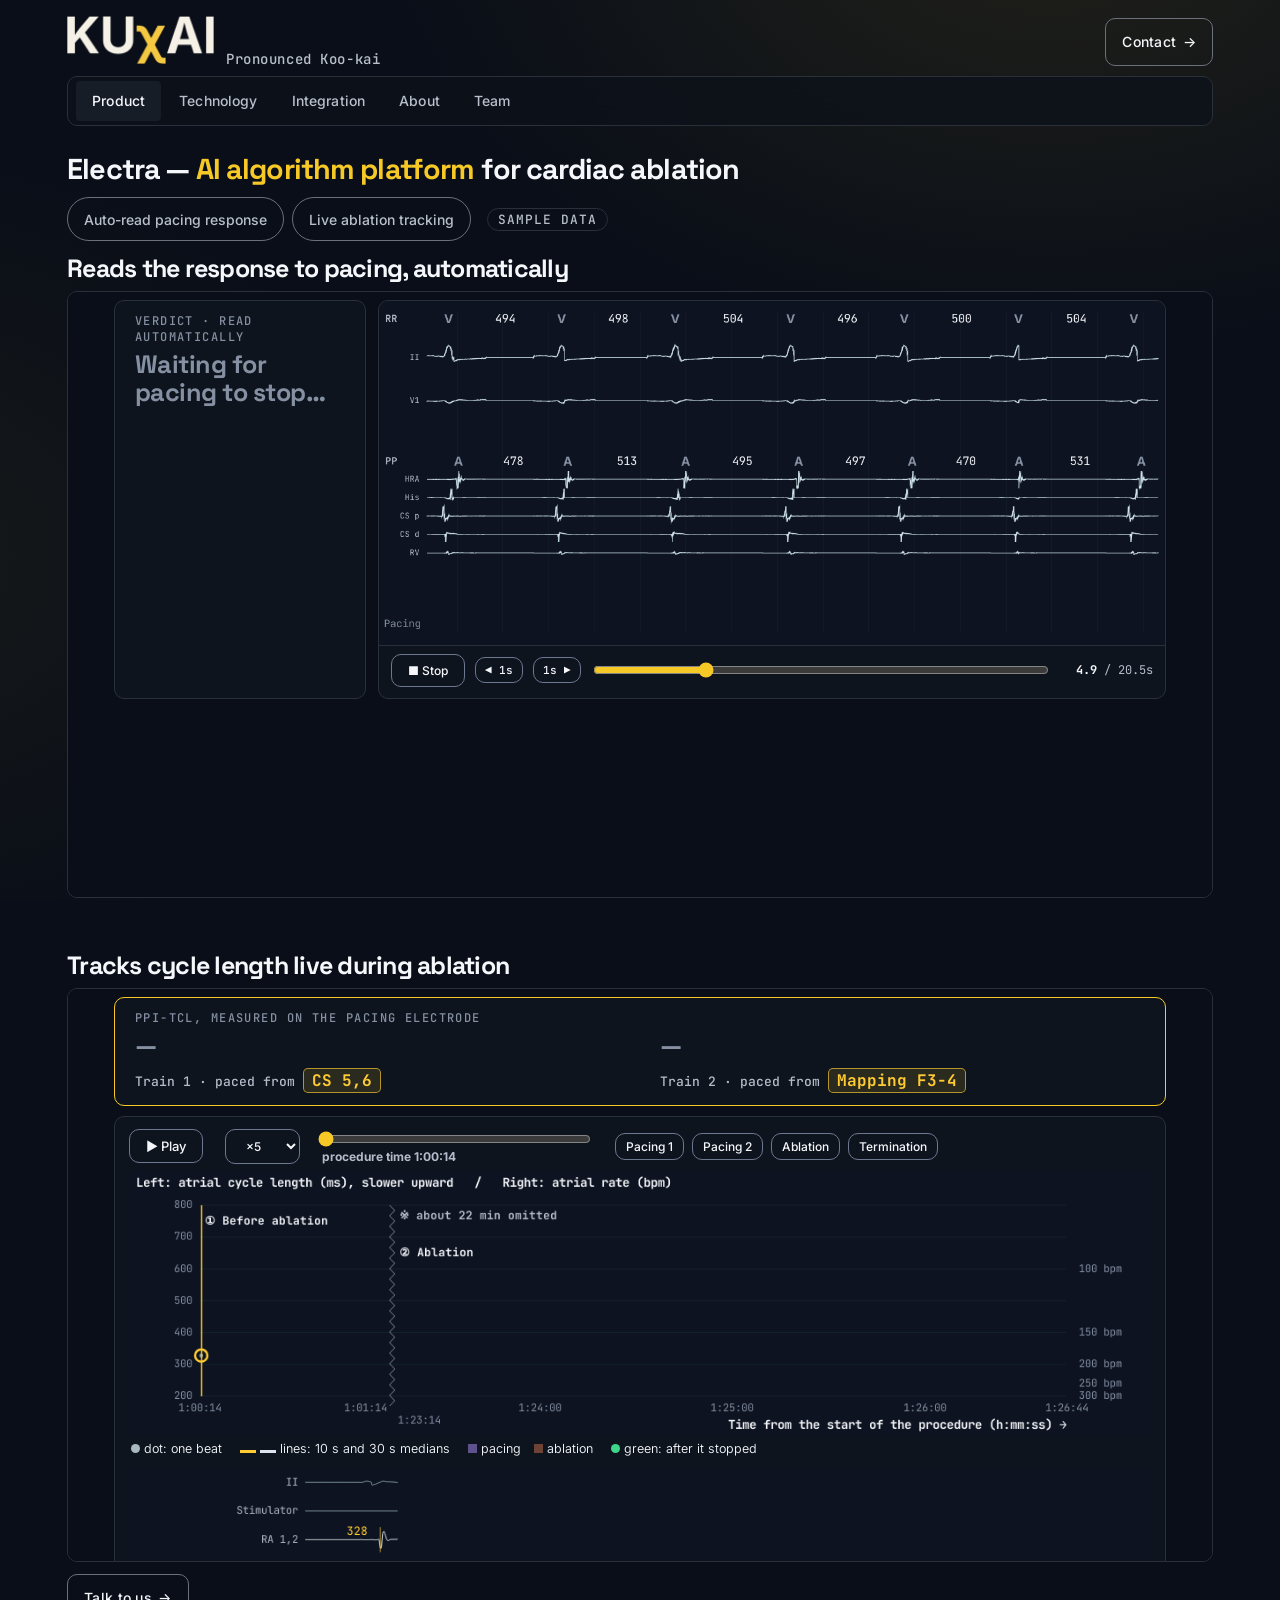
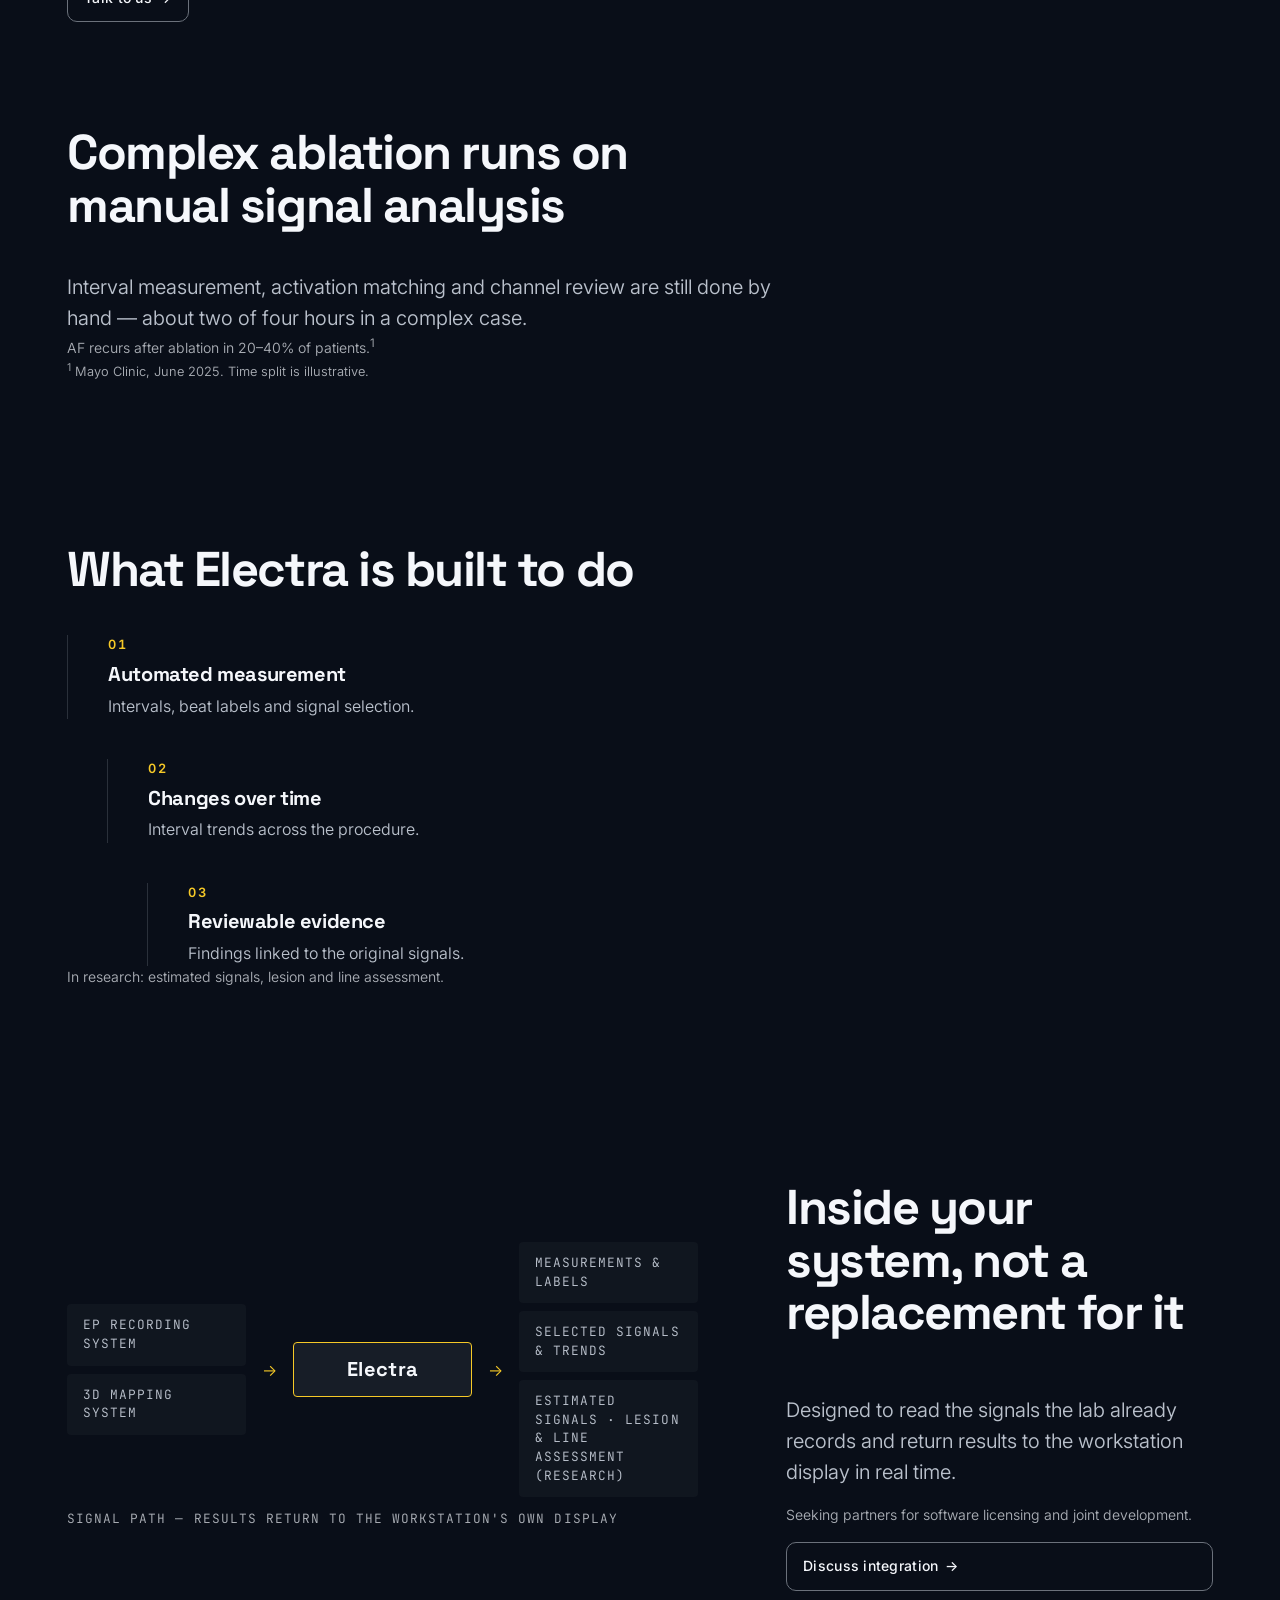
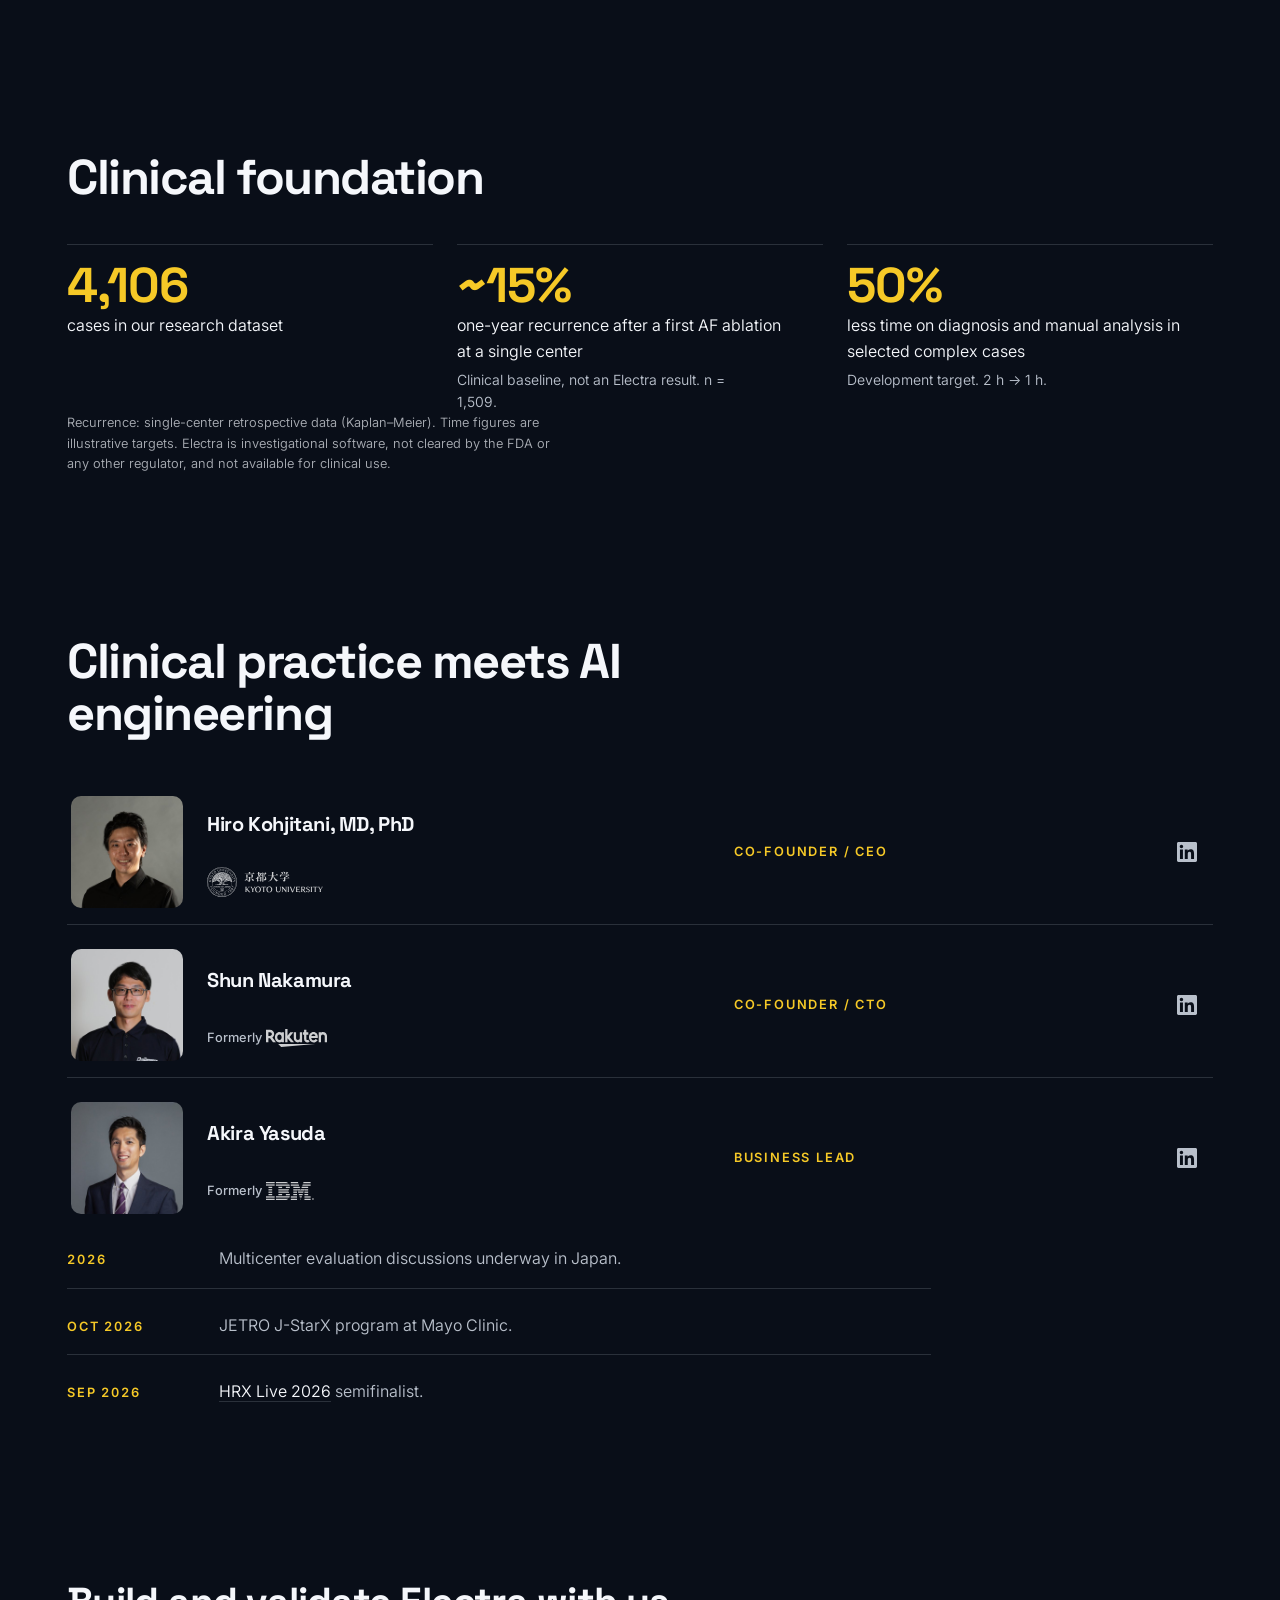
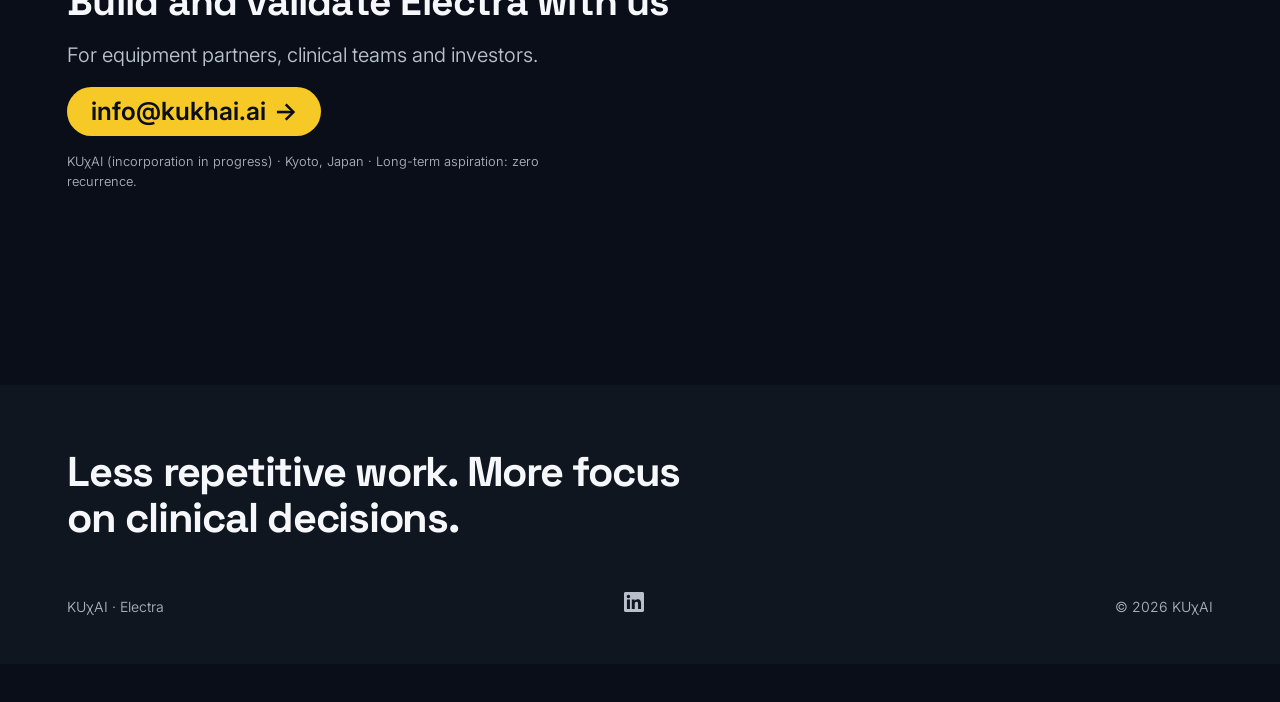
<file: index.html>
<!doctype html>
<!-- purpose: exempt — 公開 Web サイト本体（資料ではない）。目的と読み手は s2i_ecg_fm docs/strategy/2026-10-27-website-update-plan.md -->
<html lang="en">
<head>
<meta charset="utf-8">
<meta name="viewport" content="width=device-width, initial-scale=1">
<title>KUχAI — Electra, AI algorithm platform for cardiac ablation</title>
<meta name="description" content="Electra is an AI algorithm platform for cardiac ablation, designed to run inside the EP workstation: automated measurement, labeling and signal selection, with findings linked to the original signals.">
<link rel="icon" href="assets/favicon.ico" sizes="any">
<link rel="icon" type="image/png" sizes="32x32" href="assets/favicon-32.png">
<link rel="icon" type="image/png" sizes="192x192" href="assets/favicon-192.png">
<link rel="apple-touch-icon" sizes="180x180" href="assets/apple-touch-icon.png">
<meta name="theme-color" content="#090E18">
<link rel="preconnect" href="https://fonts.googleapis.com">
<link rel="preconnect" href="https://fonts.gstatic.com" crossorigin>
<link href="https://fonts.googleapis.com/css2?family=Space+Grotesk:wght@500;700&family=Inter:wght@350;400;500;600&family=JetBrains+Mono:wght@400;500&display=swap" rel="stylesheet">
<link rel="stylesheet" href="site.css">
<style>
  .demo-tabs { display: flex; gap: var(--space-xs); flex-wrap: wrap; }
  .demo-tab { font: 500 var(--text-sm) var(--font-body); color: var(--color-muted); background: transparent; cursor: pointer;
    border: var(--rule-hair) solid var(--color-edge); border-radius: var(--radius-pill); padding: var(--space-xs) var(--space-md); min-height: 44px; }
  .demo-tab[aria-selected="true"] { color: var(--color-paper); background: var(--color-accent); border-color: var(--color-accent); }
  .stats { display: grid; gap: var(--space-lg); grid-template-columns: repeat(auto-fit, minmax(14rem, 1fr)); }
  .stat { display: grid; gap: var(--space-2xs); align-content: start; border-block-start: var(--rule-hair) solid var(--color-rule); padding-block-start: var(--space-md); }
  .stat__num { font: 700 var(--text-3xl)/1 var(--font-display); color: var(--color-accent); letter-spacing: -.02em; }
  .stat__label { color: var(--color-ink); max-width: 34ch; }
  .stat__sub { color: var(--color-muted); font-size: var(--text-sm); max-width: 34ch; }
  .fine { color: var(--color-neutral); font-size: var(--text-xs); max-width: var(--measure); line-height: 1.6; }
  .cta-simple { display: grid; gap: var(--space-md); justify-items: start; max-width: 46rem; }
  .cta-simple h2 { font: 700 var(--text-2xl)/1.1 var(--font-display); letter-spacing: -.02em; margin: 0; color: var(--color-ink); }
  .cta-mail { font: 600 var(--text-lg)/1 var(--font-body); color: var(--color-paper); background: var(--color-accent); border-radius: var(--radius-pill);
    padding: var(--space-sm) var(--space-lg); min-height: 44px; display: inline-flex; align-items: center; gap: var(--space-xs); text-decoration: none; }
  .cta-mail:hover, .cta-mail:focus-visible { background: var(--color-focus); }
  .cta-mail:focus-visible { outline: 2px solid var(--color-ink); outline-offset: 3px; }
  .wordmark-wrap { display: flex; align-items: baseline; gap: var(--space-sm); flex-wrap: wrap; }
  .pronounce { font: 500 var(--text-sm) var(--font-outlier); color: var(--color-muted); letter-spacing: .04em; white-space: nowrap; }
  .partners { list-style: none; margin: 0; padding: 0; display: grid; gap: var(--space-sm); grid-template-columns: repeat(auto-fit, minmax(13rem, 1fr)); }
  .partners li { border: var(--rule-hair) solid var(--color-rule); border-radius: var(--radius-md); padding: var(--space-md); color: var(--color-ink); }
  .partners small { display: block; color: var(--color-muted); margin-top: var(--space-2xs); }
  /* デモをサイトの一番上に、ページ幅いっぱいで（中村さん 2026-10-28） */
  .demo-hero { display: grid; gap: var(--space-md); padding-block: var(--space-xl) var(--space-2xl); }
  .demo-hero__title { font: 700 clamp(1.9rem, 3vw + 1rem, 3.2rem)/1.08 var(--font-display); letter-spacing: -.03em; margin: 0; max-width: 24ch; color: var(--color-ink); }
  .demo-hero__title .accent { color: var(--color-accent); }
  .demo-frame { border: var(--rule-hair) solid var(--color-rule); border-radius: var(--radius-md); overflow: hidden; background: var(--color-paper); }
  .demo-frame iframe { display: block; width: 100%; height: 1020px; border: 0; }
  a.demo-tab { text-decoration: none; display: inline-flex; align-items: center; }
  a.demo-tab:hover, a.demo-tab:focus-visible { color: var(--color-paper); background: var(--color-accent); border-color: var(--color-accent); }
  .demo-block { display: grid; gap: var(--space-sm); scroll-margin-top: calc(var(--nav-h, 64px) + var(--space-md)); }
  .demo-block + .demo-block { margin-top: var(--space-xl); }
  .demo-block__title { font: 700 var(--text-xl)/1.2 var(--font-display); margin: 0; color: var(--color-ink); }
  /* below the wide layout the map stacks; the two input systems sit side by side (中村 2026-10-28) */
  @media (max-width: 59.99rem) {
    .map > .map__group:first-child { grid-template-columns: minmax(0, 1fr) minmax(0, 1fr); }
  }
  /* team: where each person comes from, as a monochrome logo under the name */
  .person { grid-template-areas: "photo name link" "photo role link" "photo org link"; }
  .person__org { grid-area: org; display: flex; align-items: center; gap: var(--space-2xs); margin-top: var(--space-3xs);
    font: 500 var(--text-xs) var(--font-body); color: var(--color-muted); }
  .person__org img { height: 18px; width: auto; filter: brightness(0) invert(1); opacity: .8; }
  .person__org img[src*="kyoto"] { height: 30px; } /* emblem + two-line wordmark: needs more height to read */
  @media (min-width: 60rem) {
    .person { grid-template-areas: "photo name role link" "photo org role link"; }
  }
  /* phone: title + demo on one screen */
  @media (max-width: 600px) {
    .demo-block { gap: var(--space-xs); scroll-margin-top: calc(var(--nav-h, 56px) + var(--space-xs)); }
    .demo-block .note { display: none; }
    .demo-block__title { font-size: var(--text-lg); }
    .demo-frame iframe { height: 560px; }
  }
  /* PC: the first screen shows the title, the demo buttons and all of demo 1 (中村 2026-10-28「スクロール無しで見えるように」) */
  .demo-tabs { display: flex; flex-wrap: wrap; align-items: center; gap: var(--space-xs); }
  .demo-tabs__note { font: 500 var(--text-xs) var(--font-outlier); letter-spacing: .08em; text-transform: uppercase; color: var(--color-muted);
    border: var(--rule-hair) solid var(--color-rule); border-radius: var(--radius-pill); padding: 2px 10px; margin-inline-start: var(--space-xs); }
  @media (min-width: 601px) {
    .masthead .wordmark img { height: 3rem; }
    .demo-hero { gap: var(--space-sm); padding-block: var(--space-sm) var(--space-xl); }
    .demo-hero__title { font-size: clamp(1.5rem, 1vw + 1rem, 2.2rem); max-width: none; }
    .demo-block { gap: var(--space-xs); scroll-margin-top: calc(var(--nav-h, 56px) + var(--space-xs)); }
    .demo-block__title { font-size: var(--text-lg); }
  }
  .demo-hero__after { display: grid; gap: var(--space-md); justify-items: start; max-width: var(--measure); }
</style>
</head>
<body>

<div class="shell">

  <header class="masthead reveal" style="--i: 0">
    <div class="wordmark-wrap">
      <a class="wordmark" href="#top" aria-label="KUχAI"><img src="assets/kukhai-wordmark.png" alt="KUχAI" width="720" height="322" fetchpriority="high"></a>
      <span class="pronounce">Pronounced Koo-kai</span>
    </div>
    <div class="masthead__actions">
      <a class="chip chip--nav" href="#contact"><span>Contact</span><span class="chip__arrow" aria-hidden="true">→</span></a>
    </div>
  </header>

  <nav class="pill reveal" style="--i: 1" aria-label="Sections">
    <ul class="pill__tabs">
      <li><a class="tab" href="#top">Product</a></li>
      <li><a class="tab" href="#procedure">Technology</a></li>
      <li><a class="tab" href="#where">Integration</a></li>
      <li><a class="tab" href="#about">About</a></li>
      <li><a class="tab" href="#team">Team</a></li>
    </ul>
  </nav>

  <main id="top">

    <section class="demo-hero reveal" style="--i: 1">
      <h1 class="demo-hero__title">Electra — <span class="accent">AI algorithm platform</span> for cardiac ablation</h1>
      <nav class="demo-tabs" aria-label="Demos">
        <a class="demo-tab" href="#demo1">Auto-read pacing response</a>
        <a class="demo-tab" href="#demo2">Live ablation tracking</a>
        <span class="demo-tabs__note">Sample data</span>
      </nav>

      <div class="demo-block" id="demo1">
        <h2 class="demo-block__title">Reads the response to pacing, automatically</h2>
        <div class="demo-frame"><iframe scrolling="no" src="demo1/" title="Electra: automatic read of the pacing response" loading="eager"></iframe></div>
      </div>

      <div class="demo-block" id="demo2">
        <h2 class="demo-block__title">Tracks cycle length live during ablation</h2>
        <div class="demo-frame"><iframe scrolling="no" src="demo2/" title="Electra: live cycle-length tracking during ablation" loading="lazy"></iframe></div>
      </div>

      <div class="demo-hero__after">
        <a class="chip" href="#contact"><span>Talk to us</span><span class="chip__arrow" aria-hidden="true">→</span></a>
      </div>
    </section>

    <section id="problem" class="section section--tight reveal" style="--i: 3" aria-labelledby="h-problem">
      <header class="head-hang">
        <h2 id="h-problem">Complex ablation runs on manual signal analysis</h2>
      </header>
      <p class="lede">Interval measurement, activation matching and channel review are still done by hand — about two of four hours in a complex case.</p>
      <p class="note">AF recurs after ablation in 20–40% of patients.<sup>1</sup></p>
      <p class="fine"><sup>1</sup> Mayo Clinic, June 2025. Time split is illustrative.</p>
    </section>

    <section id="procedure" class="section section--tight reveal" style="--i: 3" aria-labelledby="h-procedure">
      <header class="head-hang">
        <h2 id="h-procedure">What Electra is built to do</h2>
      </header>
      <ol class="steps">
        <li class="step"><span class="step__stage">01</span><h3>Automated measurement</h3><p>Intervals, beat labels and signal selection.</p></li>
        <li class="step"><span class="step__stage">02</span><h3>Changes over time</h3><p>Interval trends across the procedure.</p></li>
        <li class="step"><span class="step__stage">03</span><h3>Reviewable evidence</h3><p>Findings linked to the original signals.</p></li>
      </ol>
      <p class="note">In research: estimated signals, lesion and line assessment.</p>
    </section>

    <section id="where" class="section reveal" style="--i: 4" aria-labelledby="h-where">
      <div class="split">
        <figure class="figure">
          <div class="map">
            <div class="map__group">
              <p class="map__node">EP recording system</p>
              <p class="map__node">3D mapping system</p>
            </div>
            <span class="map__arrow" aria-hidden="true"></span>
            <p class="map__node map__node--core">Electra</p>
            <span class="map__arrow" aria-hidden="true"></span>
            <div class="map__group">
              <p class="map__node">Measurements &amp; labels</p>
              <p class="map__node">Selected signals &amp; trends</p>
              <p class="map__node">Estimated signals · lesion &amp; line assessment (research)</p>
            </div>
          </div>
          <figcaption>Signal path — results return to the workstation's own display</figcaption>
        </figure>
        <div class="split__text">
          <header class="head-hang">
            <h2 id="h-where">Inside your system, not a replacement for it</h2>
          </header>
          <p class="lede">Designed to read the signals the lab already records and return results to the workstation display in real time.</p>
          <p class="note">Seeking partners for software licensing and joint development.</p>
          <a class="chip" href="#contact"><span>Discuss integration</span><span class="chip__arrow" aria-hidden="true">→</span></a>
        </div>
      </div>
    </section>

    <section id="about" class="section section--tight reveal" style="--i: 5" aria-labelledby="h-about">
      <header class="head-hang">
        <h2 id="h-about">Clinical foundation</h2>
      </header>
      <div class="stats">
        <div class="stat"><span class="stat__num">4,106</span><span class="stat__label">cases in our research dataset</span></div>
        <div class="stat"><span class="stat__num">~15%</span><span class="stat__label">one-year recurrence after a first AF ablation at a single center</span><span class="stat__sub">Clinical baseline, not an Electra result. n = 1,509.</span></div>
        <div class="stat"><span class="stat__num">50%</span><span class="stat__label">less time on diagnosis and manual analysis in selected complex cases</span><span class="stat__sub">Development target. 2 h → 1 h.</span></div>
      </div>
      <p class="fine">Recurrence: single-center retrospective data (Kaplan–Meier). Time figures are illustrative targets. Electra is investigational software, not cleared by the FDA or any other regulator, and not available for clinical use.</p>
    </section>

    <section id="team" class="section section--tight reveal" style="--i: 6" aria-labelledby="h-team">
      <header class="head-hang">
        <h2 id="h-team">Clinical practice meets AI engineering</h2>
      </header>
      <ul class="team">
        <li class="person">
          <img class="person__photo" src="assets/team/kohjitani.jpg" alt="" width="480" height="480" loading="lazy">
          <span class="person__name">Hiro Kohjitani, MD, PhD</span>
          <span class="person__role">Co-Founder / CEO</span>
          <span class="person__org"><img src="assets/logos/kyoto-university.svg" alt="Kyoto University" loading="lazy"></span>
          <a class="person__link" href="https://www.linkedin.com/in/hirohiko-kohjitani" rel="noopener" aria-label="Hiro Kohjitani, MD, PhD on LinkedIn" title="Hiro Kohjitani, MD, PhD on LinkedIn"><svg class="icon-li" viewBox="0 0 24 24" aria-hidden="true" focusable="false"><path d="M20.447 20.452h-3.554v-5.569c0-1.328-.027-3.037-1.852-3.037-1.853 0-2.136 1.445-2.136 2.939v5.667H9.351V9h3.414v1.561h.046c.477-.9 1.637-1.85 3.37-1.85 3.601 0 4.267 2.37 4.267 5.455v6.286zM5.337 7.433c-1.144 0-2.063-.926-2.063-2.065 0-1.138.92-2.063 2.063-2.063 1.14 0 2.064.925 2.064 2.063 0 1.139-.925 2.065-2.064 2.065zm1.782 13.019H3.555V9h3.564v11.452zM22.225 0H1.771C.792 0 0 .774 0 1.729v20.542C0 23.227.792 24 1.771 24h20.451C23.2 24 24 23.227 24 22.271V1.729C24 .774 23.2 0 22.225 0z"></path></svg></a>
        </li>
        <li class="person">
          <img class="person__photo" src="assets/team/nakamura.jpg" alt="" width="480" height="480" loading="lazy">
          <span class="person__name">Shun Nakamura</span>
          <span class="person__role">Co-Founder / CTO</span>
          <span class="person__org"><span>Formerly</span><img src="assets/logos/rakuten.svg" alt="Rakuten" loading="lazy"></span>
          <a class="person__link" href="https://www.linkedin.com/in/shunsuke-nakamura" rel="noopener" aria-label="Shun Nakamura on LinkedIn" title="Shun Nakamura on LinkedIn"><svg class="icon-li" viewBox="0 0 24 24" aria-hidden="true" focusable="false"><path d="M20.447 20.452h-3.554v-5.569c0-1.328-.027-3.037-1.852-3.037-1.853 0-2.136 1.445-2.136 2.939v5.667H9.351V9h3.414v1.561h.046c.477-.9 1.637-1.85 3.37-1.85 3.601 0 4.267 2.37 4.267 5.455v6.286zM5.337 7.433c-1.144 0-2.063-.926-2.063-2.065 0-1.138.92-2.063 2.063-2.063 1.14 0 2.064.925 2.064 2.063 0 1.139-.925 2.065-2.064 2.065zm1.782 13.019H3.555V9h3.564v11.452zM22.225 0H1.771C.792 0 0 .774 0 1.729v20.542C0 23.227.792 24 1.771 24h20.451C23.2 24 24 23.227 24 22.271V1.729C24 .774 23.2 0 22.225 0z"></path></svg></a>
        </li>
        <li class="person">
          <img class="person__photo" src="assets/team/yasuda.jpg" alt="" width="480" height="480" loading="lazy">
          <span class="person__name">Akira Yasuda</span>
          <span class="person__role">Business Lead</span>
          <span class="person__org"><span>Formerly</span><img src="assets/logos/ibm.svg" alt="IBM" loading="lazy"></span>
          <a class="person__link" href="https://www.linkedin.com/in/sayrendipity" rel="noopener" aria-label="Akira Yasuda on LinkedIn" title="Akira Yasuda on LinkedIn"><svg class="icon-li" viewBox="0 0 24 24" aria-hidden="true" focusable="false"><path d="M20.447 20.452h-3.554v-5.569c0-1.328-.027-3.037-1.852-3.037-1.853 0-2.136 1.445-2.136 2.939v5.667H9.351V9h3.414v1.561h.046c.477-.9 1.637-1.85 3.37-1.85 3.601 0 4.267 2.37 4.267 5.455v6.286zM5.337 7.433c-1.144 0-2.063-.926-2.063-2.065 0-1.138.92-2.063 2.063-2.063 1.14 0 2.064.925 2.064 2.063 0 1.139-.925 2.065-2.064 2.065zm1.782 13.019H3.555V9h3.564v11.452zM22.225 0H1.771C.792 0 0 .774 0 1.729v20.542C0 23.227.792 24 1.771 24h20.451C23.2 24 24 23.227 24 22.271V1.729C24 .774 23.2 0 22.225 0z"></path></svg></a>
        </li>
      </ul>
      <ol class="news">
        <li class="news__item"><time class="news__date">2026</time><p class="news__text">Multicenter evaluation discussions underway in Japan.</p></li>
        <li class="news__item"><time class="news__date" datetime="2026-10">Oct 2026</time><p class="news__text">JETRO J-StarX program at Mayo Clinic.</p></li>
        <li class="news__item"><time class="news__date" datetime="2026-09">Sep 2026</time><p class="news__text"><a class="news__link" href="https://experiencehrx.com/hrx-live/pitch-competition/pitch-competition-semi-finalists/" rel="noopener">HRX Live 2026</a> semifinalist.</p></li>
      </ol>
    </section>

    <section class="section section--tight reveal" style="--i: 7" id="contact" aria-labelledby="h-contact">
      <div class="cta-simple">
        <h2 id="h-contact">Build and validate Electra with us</h2>
        <p class="lede">For equipment partners, clinical teams and investors.</p>
        <a class="cta-mail" href="mailto:info@kukhai.ai">info@kukhai.ai <span aria-hidden="true">→</span></a>
        <p class="fine">KUχAI (incorporation in progress) · Kyoto, Japan · Long-term aspiration: zero recurrence.</p>
      </div>
    </section>

  </main>
</div>

<footer class="foot-stmt">
  <div class="shell">
    <p class="foot-stmt__line">Less repetitive work. More focus on clinical decisions.</p>
    <div class="foot-stmt__meta">
      <span>KUχAI · Electra</span>
      <a class="foot-stmt__li" href="https://www.linkedin.com/company/ku%CF%87ai/" rel="noopener" aria-label="KUχAI on LinkedIn" title="KUχAI on LinkedIn"><svg class="icon-li" viewBox="0 0 24 24" aria-hidden="true" focusable="false"><path d="M20.447 20.452h-3.554v-5.569c0-1.328-.027-3.037-1.852-3.037-1.853 0-2.136 1.445-2.136 2.939v5.667H9.351V9h3.414v1.561h.046c.477-.9 1.637-1.85 3.37-1.85 3.601 0 4.267 2.37 4.267 5.455v6.286zM5.337 7.433c-1.144 0-2.063-.926-2.063-2.065 0-1.138.92-2.063 2.063-2.063 1.14 0 2.064.925 2.064 2.063 0 1.139-.925 2.065-2.064 2.065zm1.782 13.019H3.555V9h3.564v11.452zM22.225 0H1.771C.792 0 0 .774 0 1.729v20.542C0 23.227.792 24 1.771 24h20.451C23.2 24 24 23.227 24 22.271V1.729C24 .774 23.2 0 22.225 0z"></path></svg></a>
      <span>© 2026 KUχAI</span>
    </div>
  </div>
</footer>

<script>
(function () {
  var pill = document.querySelector('.pill');
  function navHeight() {
    if (!pill) return;
    document.documentElement.style.setProperty('--nav-h', Math.ceil(pill.getBoundingClientRect().height) + 'px');
  }
  navHeight();
  window.addEventListener('resize', navHeight);
  if (window.ResizeObserver && pill) new ResizeObserver(navHeight).observe(pill);
  // each demo page reports its height; fit its iframe to it
  var frames = Array.prototype.slice.call(document.querySelectorAll('.demo-frame iframe'));
  // tell each demo how tall it may be to fit on screen: under its title when jumped to, and for demo 1 also from the top of the page
  function budgets() {
    frames.forEach(function (f) {
      var blk = f.closest('.demo-block'); if (!blk || !f.contentWindow) return;
      var sm = parseFloat(getComputedStyle(blk).scrollMarginTop) || 0;
      var under = f.getBoundingClientRect().top - blk.getBoundingClientRect().top;
      var b = window.innerHeight - sm - under - 12;
      if (blk.id === 'demo1') b = Math.min(b, window.innerHeight - (f.getBoundingClientRect().top + window.scrollY) - 12);
      try { f.contentWindow.postMessage({ kukhaiBudget: Math.round(b) }, '*'); } catch (e) {}
    });
  }
  frames.forEach(function (f) { f.addEventListener('load', budgets); });
  window.addEventListener('resize', budgets);
  setTimeout(budgets, 300);
  window.addEventListener('message', function (e) {
    var h = e.data && e.data.kukhaiDemoHeight;
    frames.forEach(function (f) { if (e.source === f.contentWindow && h > 200) f.style.height = Math.ceil(h) + 'px'; });
  });
  var tabs = Array.prototype.slice.call(document.querySelectorAll('.tab'));
  if (!tabs.length || !('IntersectionObserver' in window)) return;
  var byId = {};
  tabs.forEach(function (t) { byId[t.getAttribute('href').slice(1)] = t; });
  var seen = {};
  var io = new IntersectionObserver(function (entries) {
    entries.forEach(function (e) { seen[e.target.id] = e.isIntersecting ? e.intersectionRatio : 0; });
    var best = null, bestRatio = 0;
    Object.keys(seen).forEach(function (id) { if (seen[id] > bestRatio) { bestRatio = seen[id]; best = id; } });
    tabs.forEach(function (t) { t.removeAttribute('aria-current'); });
    if (best && byId[best]) byId[best].setAttribute('aria-current', 'true');
  }, { rootMargin: '-40% 0px -50% 0px', threshold: [0, 0.25, 0.5, 1] });
  Object.keys(byId).forEach(function (id) { var el = document.getElementById(id); if (el) io.observe(el); });
})();
</script>

</body>
</html>
</file>
<file: site.css>
/* Hallmark · genre: atmospheric · macrostructure: Split Studio · theme: Midnight (re-anchored to the KUχAI card palette)
 * nav: N5 Floating pill（masthead は非固定、タブは sticky）· footer: Ft5 Statement
 * enrichment: Tier-B hand-built SVG (hero traces) + Tier-A CSS/text diagram (signal path)
 * H2 Split Diptych knobs: ratio=7/5 · right=proof column (hand-built SVG) · divider=negative space
 * F4 Step sequence knobs: numbering=1.0/2.0/3.0 · layout=vertical stack · connector=line
 * C1 Outlined chip knobs: shape=rectangular · density=spacious · adornment=arrow
 * tone: technical + austere · anchor hue: 261 · accent: cyan #4FB8FF (<3% of viewport)
 * type: Space Grotesk (display) + Inter (body — brand-mandated, matches the printed cards) + JetBrains Mono (outlier: status line, figure annotation)
 * slop test: 58/58 · contrast: pass (40–41) · nav/footer/hero: pass (42–45) · honest: pass (46)
 *   chrome: pass (47) · tokens: pass (48) · responsive: pass (49) · mobile: pass (34, 50–57) · icons: pass (30)
 *   verified in Chrome at 320 / 375 / 414 / 768 / 1280 px — no horizontal scroll, hero fits 1280x800
 * Hallmark · pre-emit critique: P5 H5 E5 S4 R5 V4
 */

@import url("tokens.css");

/* ---------- base ---------- */

*, *::before, *::after { box-sizing: border-box; }

html, body {
  overflow-x: clip;
  margin: 0;
  padding: 0;
}

html {
  -webkit-text-size-adjust: 100%;
  scroll-behavior: smooth;
}

body {
  background-color: var(--color-paper);
  /* two fixed blooms — the atmospheric ground. No animation, no third stop. */
  background-image:
    radial-gradient(60rem 40rem at 82% -10%, var(--color-bloom-1), transparent 70%),
    radial-gradient(48rem 36rem at -10% 62%, var(--color-bloom-2), transparent 72%);
  background-attachment: fixed;
  color: var(--color-ink);
  font-family: var(--font-body);
  font-weight: 350;
  font-size: var(--text-base);
  line-height: 1.6;
  -webkit-font-smoothing: antialiased;
}

h1, h2, h3 {
  font-family: var(--font-display);
  font-style: normal;
  font-weight: 700;
  letter-spacing: -0.03em;
  line-height: 1.08;
  overflow-wrap: anywhere;
  min-width: 0;
  margin: 0;
}

p { margin: 0; }

a { color: inherit; }

::selection { background: var(--color-accent-deep); color: var(--color-ink); }

:focus-visible {
  outline: 2px solid var(--color-focus);
  outline-offset: 3px;
  border-radius: var(--radius-sm);
  /* never transitioned — the ring is instant */
}

.shell {
  width: 100%;
  max-width: 78rem;
  margin-inline: auto;
  padding-inline: var(--page-gutter);
}

.lede {
  font-size: var(--text-md);
  line-height: 1.55;
  color: var(--color-muted);
  max-width: var(--measure);
}

.note {
  font-size: var(--text-sm);
  color: var(--color-neutral);
  max-width: var(--measure);
}

/* ---------- masthead（大きいワードマーク。固定しない） ---------- */

.masthead {
  display: flex;
  align-items: center;
  justify-content: space-between;
  gap: var(--space-sm);
  padding-block: var(--space-md) var(--space-xs);
}

/* 言語切替と CTA はロゴの行に置く。ピルに同居させるとスマホでタブが押し出されて見えなくなる */
.masthead__actions {
  display: flex;
  align-items: center;
  gap: var(--space-2xs);
  flex: none;
}

/* ---------- N5 · floating pill（スクロールしても残るタブ） ---------- */

.pill {
  position: sticky;
  top: var(--space-sm);
  z-index: var(--z-sticky);
  display: flex;
  align-items: center;
  gap: var(--space-sm);
  min-width: 0;
  padding: var(--space-2xs) var(--space-xs);
  border: var(--rule-hair) solid var(--color-rule);
  border-radius: var(--radius-md);
  background: var(--color-pill);
  backdrop-filter: blur(12px);
  -webkit-backdrop-filter: blur(12px);
  margin-block-end: var(--space-md);
}

.pill__tabs {
  list-style: none;
  width: 100%;
  display: flex;
  align-items: center;
  gap: var(--space-3xs);
  margin: 0;
  padding: 0;
  min-width: 0;
  overflow-x: auto;
  overscroll-behavior-x: contain;
  scrollbar-width: none;
}

.pill__tabs::-webkit-scrollbar { display: none; }

.tab {
  display: inline-flex;
  align-items: center;
  min-height: 40px;
  padding-inline: var(--space-md);
  border-radius: var(--radius-sm);
  color: var(--color-muted);
  font-size: var(--text-sm);
  font-weight: 500;
  letter-spacing: 0.01em;
  text-decoration: none;
  white-space: nowrap;
  transition: color var(--dur-short) var(--ease-out), background-color var(--dur-short) var(--ease-out);
}

/* 現在地 */
.tab[aria-current="true"] { color: var(--color-ink); background: var(--color-paper-3); }

@media (hover: hover) and (pointer: fine) {
  .tab:hover { color: var(--color-accent); }
}

.tab:active { color: var(--color-accent); }

.chip--nav {
  flex: none;
  min-height: 40px;
  padding: var(--space-xs) var(--space-sm);
  border-radius: var(--radius-md);
  font-size: var(--text-xs);
}

/* スマホでは行に 3 つ載せるので、ロゴとボタンを詰める */
@media (max-width: 30rem) {
  .wordmark img { height: clamp(2.2rem, 11vw, 3rem); }
  .chip--nav { padding-inline: var(--space-xs); }
  .lang { padding-inline: var(--space-2xs); letter-spacing: 0.08em; }
  .person__role { letter-spacing: 0.02em; font-size: 0.68rem; }
}

/* 固定タブの下に見出しが潜らないように。--nav-h は実際のバー高さを JS が入れる
   （言語・画面幅でタブが 1 段 / 2 段に変わるので固定値だと隠れる） */
section[id], main[id] { scroll-margin-top: calc(var(--nav-h, 5.5rem) + var(--space-md)); }

.wordmark {
  display: block;
  line-height: 0;
  text-decoration: none;
}

/* the real wordmark from the printed cards — ivory letters, cyan glow, gold chi */
.wordmark img {
  display: block;
  width: auto;
  height: clamp(3rem, 8vw, 4.5rem);
  /* 透過 PNG を余白ごとトリミング済みなので、光学補正の負マージンは不要 */
}

/* ---------- C1 · outlined chip ---------- */

.chip {
  display: inline-flex;
  align-items: center;
  gap: 0.45em;
  min-height: 44px;
  padding: var(--space-sm) var(--space-md);
  border: var(--rule-hair) solid var(--color-edge);
  border-radius: var(--radius-md);
  background: transparent;
  color: var(--color-ink);
  font-family: var(--font-body);
  font-weight: 500;
  font-size: var(--text-sm);
  letter-spacing: 0.02em;
  text-decoration: none;
  white-space: nowrap;
  transition:
    border-color var(--dur-short) var(--ease-out),
    color var(--dur-short) var(--ease-out),
    background-color var(--dur-short) var(--ease-out);
}

.chip__arrow { transition: transform var(--dur-micro) var(--ease-out); }

@media (hover: hover) and (pointer: fine) {
  .chip:hover { border-color: var(--color-accent); color: var(--color-accent); }
  .chip:hover .chip__arrow { transform: translateX(2px); }
}

.chip:active { border-color: var(--color-accent); color: var(--color-accent); }

.chip[aria-disabled="true"] {
  opacity: 0.55;
  cursor: not-allowed;
  border-color: var(--color-rule);  /* boundary exempt: disabled */
  color: var(--color-neutral);
  pointer-events: none;
}

@media (pointer: coarse) { .chip { min-height: 48px; } }


/* EN / JA トグル（タブと同じピルの中に置く） */
.lang {
  flex: none;
  display: inline-flex;
  align-items: center;
  gap: 0.25em;
  min-height: 40px;
  padding-inline: var(--space-sm);
  border: 0;
  border-radius: var(--radius-sm);
  background: transparent;
  color: var(--color-neutral);
  font-family: var(--font-body);
  font-size: var(--text-xs);
  font-weight: 600;
  letter-spacing: 0.12em;
  white-space: nowrap;
  cursor: pointer;
  transition: color var(--dur-short) var(--ease-out);
}

.lang__sep { color: var(--color-rule); }
.lang[data-lang="en"] .lang__en,
.lang[data-lang="ja"] .lang__ja { color: var(--color-ink); }

@media (hover: hover) and (pointer: fine) {
  .lang:hover { color: var(--color-accent); }
}

.lang:active { color: var(--color-accent); }
.lang:disabled { opacity: 0.55; cursor: not-allowed; }

/* トグルが auto マージンを持つので、CTA 側は詰める */
.chip--nav { margin-inline-start: 0; }

/* 日本語表示のときだけ本文の行間を少し広げる */
:root[lang="ja"] body { line-height: 1.75; }
:root[lang="ja"] .hero__display,
:root[lang="ja"] .head-hang h2,
:root[lang="ja"] .foot-stmt__line {
  letter-spacing: -0.01em;
  line-height: 1.3;
}

/* 締めの一行だけの調整。`max-width: 24ch` は英語の行長を揃えるための指定で、
   どこでも改行できる日本語に当てると中途半端な位置で割れる。
   ここは他の見出しと同じグループに入れないこと（入れると全見出しが巻き添えになる）。 */
:root[lang="ja"] .foot-stmt__line {
  max-width: none;
  font-size: clamp(1.35rem, 3.6vw, 2.4rem);
}

/* 狭い画面では日本語の見出しだけ少し詰める。
   既定サイズだと「既存システムとの連携」が 2 行に割れて最終行が数文字になる。
   ここも見出し専用のルールとして単独で置く（他のセレクタと束ねない）。 */
@media (max-width: 24rem) {
  :root[lang="ja"] .head-hang h2 { font-size: clamp(1.5rem, 7.2vw, 2rem); }
}

/* ---------- hero · H2 split diptych ---------- */

.hero {
  display: grid;
  grid-template-columns: minmax(0, 1fr);
  gap: var(--space-2xl);
  align-items: center;
  padding-block: var(--space-xl) var(--space-3xl);
}

.hero__display {
  font-size: var(--text-display);
  max-width: 14ch;
}

.hero__display .accent { color: var(--color-accent); }

.hero__body { display: grid; gap: var(--space-lg); justify-items: start; }

.status {
  display: inline-flex;
  align-items: center;
  gap: 0.6em;
  font-family: var(--font-outlier);
  font-size: var(--text-xs);
  letter-spacing: 0.12em;
  text-transform: uppercase;
  color: var(--color-muted);
}

.status::before {
  content: "";
  width: 7px;
  height: 7px;
  border-radius: 50%;
  background: var(--color-signal);
  flex: none;
}

/* ---------- figures (hand-built SVG) ---------- */

.figure { margin: 0; display: grid; gap: var(--space-sm); min-width: 0; }

.figure svg { display: block; width: 100%; height: auto; }

.figure figcaption {
  font-family: var(--font-outlier);
  font-size: var(--text-xs);
  letter-spacing: 0.08em;
  text-transform: uppercase;
  color: var(--color-neutral);
}

.scope {
  background: var(--color-paper-2);
  border-radius: var(--radius-md);
  padding: var(--space-lg) var(--space-md);
}

.wave { fill: none; stroke-linejoin: round; stroke-linecap: round; }
.wave--surface { stroke: var(--color-muted); stroke-width: 1.6; }
.wave--egm { stroke: var(--color-ink); stroke-width: 1.6; }
.tick { stroke: var(--color-accent); stroke-width: 1.6; }
.tick-cap { fill: var(--color-accent); }

.legend { display: flex; flex-wrap: wrap; gap: var(--space-xs) var(--space-lg); }

.legend__item {
  display: flex;
  align-items: center;
  gap: 0.55em;
  font-family: var(--font-outlier);
  font-size: var(--text-xs);
  letter-spacing: 0.08em;
  text-transform: uppercase;
  color: var(--color-neutral);
}

.legend__key { width: 20px; border-block-start: 2px solid currentColor; flex: none; }
.legend__item--surface .legend__key { color: var(--color-muted); }
.legend__item--egm .legend__key { color: var(--color-ink); }
.legend__item--mark .legend__key { color: var(--color-accent); border-block-start-style: dotted; border-block-start-width: 3px; }

/* ---------- signal-path diagram (Tier-A, CSS + text) ---------- */

.map { display: grid; gap: var(--space-sm); justify-items: stretch; }

.map__group { display: grid; gap: var(--space-xs); align-content: center; }

.map__node {
  padding: var(--space-sm) var(--space-md);
  border-radius: var(--radius-sm);
  background: var(--color-paper-2);
  font-family: var(--font-outlier);
  font-size: var(--text-xs);
  line-height: 1.45;
  letter-spacing: 0.08em;
  text-transform: uppercase;
  color: var(--color-muted);
}

.map__node--core {
  background: var(--color-paper-3);
  border: var(--rule-hair) solid var(--color-accent);
  color: var(--color-ink);
  font-family: var(--font-display);
  font-weight: 700;
  font-size: var(--text-md);
  letter-spacing: 0.02em;
  text-transform: none;
  text-align: center;
  align-self: center;
}

.map__arrow { justify-self: center; color: var(--color-accent); line-height: 1; }
.map__arrow::before { content: "↓"; }

/* ---------- section heads · S2 hanging ---------- */

.section { padding-block: var(--space-3xl); }
.section--tight { padding-block: var(--space-2xl) var(--space-3xl); }

.head-hang { display: grid; gap: var(--space-md); padding-block-end: var(--space-xl); }
.head-hang h2 { font-size: var(--text-2xl); max-width: 18ch; }

/* ---------- F4 · step sequence ---------- */

.steps {
  list-style: none;
  margin: 0;
  padding: 0;
  display: grid;
  gap: var(--space-xl);
}

/* Vertical stack with a connector rule. Each stage steps further in — the
   indent carries the sequence, so no icon row and no equal-column grid. */
.step {
  display: grid;
  grid-template-columns: minmax(0, 1fr);
  gap: var(--space-xs);
  padding-inline-start: var(--space-lg);
  border-inline-start: var(--rule-hair) solid var(--color-rule);
}

.step__stage {
  font-family: var(--font-body);
  font-weight: 600;
  font-variant-numeric: tabular-nums;
  font-size: var(--text-xs);
  letter-spacing: 0.14em;
  color: var(--color-accent);
}

.step h3 { font-size: var(--text-md); letter-spacing: -0.02em; }

.step p { color: var(--color-muted); max-width: var(--measure); }

/* ---------- split · alternating diptych ---------- */

.split {
  display: grid;
  grid-template-columns: minmax(0, 1fr);
  gap: var(--space-2xl);
  align-items: center;
}

.split__text { display: grid; gap: var(--space-md); }

/* ---------- origin ---------- */

.origin { display: grid; gap: var(--space-md); max-width: var(--measure); }

/* ---------- team ---------- */

/* Rows, not a three-card grid: name reads first, role and link sit to the
   right on wide viewports and stack underneath on narrow ones. */
.team { list-style: none; margin: 0; padding: 0; display: grid; gap: var(--space-xs); }

.person {
  display: grid;
  grid-template-columns: auto minmax(0, 1fr) auto;
  grid-template-areas: "photo name link" "photo role link";
  align-items: center;
  column-gap: var(--space-md);
  row-gap: var(--space-3xs);
  padding: var(--space-md) var(--space-2xs);
  border-block-end: var(--rule-hair) solid var(--color-rule);
}

.person__photo {
  grid-area: photo;
  width: 88px;
  height: 88px;
  object-fit: cover;
  border-radius: var(--radius-md);
  background: var(--color-paper-2);
}

.person__name { grid-area: name; }
.person__role { grid-area: role; }
.person__link { grid-area: link; }

.person:last-child { border-block-end: 0; }

.person__role {
  font-family: var(--font-body);
  font-weight: 600;
  font-size: var(--text-xs);
  letter-spacing: 0.14em;
  text-transform: uppercase;
  color: var(--color-accent);
}

.person__name { font-family: var(--font-display); font-weight: 700; font-size: var(--text-md); letter-spacing: -0.02em; }

/* LinkedIn はアイコンだけ。リンク名は aria-label が持つ（視覚テキストは置かない） */
.person__link,
.foot-stmt__li {
  justify-self: start;
  display: inline-flex;
  align-items: center;
  justify-content: center;
  min-width: 44px;
  min-height: 44px;
  margin-inline-start: calc(var(--space-sm) * -1);  /* 44px のタップ枠を作りつつ、見た目は行頭に揃える */
  color: var(--color-muted);
  text-decoration: none;
  border-radius: var(--radius-sm);
  transition: color var(--dur-short) var(--ease-out);
}

.icon-li { width: 20px; height: 20px; fill: currentColor; display: block; }

@media (hover: hover) and (pointer: fine) {
  .person__link:hover,
  .foot-stmt__li:hover { color: var(--color-accent); }
}

.person__link:active,
.foot-stmt__li:active { color: var(--color-accent); }

/* ---------- news ---------- */

.news { list-style: none; margin: 0; padding: 0; display: grid; gap: var(--space-xs); max-width: 54rem; }

.news__item {
  display: grid;
  grid-template-columns: minmax(0, 1fr);
  gap: var(--space-2xs);
  padding: var(--space-md) 0;
  border-block-end: var(--rule-hair) solid var(--color-rule);
}

.news__item:last-child { border-block-end: 0; }

.news__date {
  font-family: var(--font-body);
  font-weight: 600;
  font-size: var(--text-xs);
  letter-spacing: 0.14em;
  text-transform: uppercase;
  color: var(--color-accent);
  font-variant-numeric: tabular-nums;
}

.news__text { color: var(--color-muted); max-width: var(--measure); }

.news__link {
  color: var(--color-ink);
  text-decoration: none;
  border-block-end: 1px solid var(--color-rule);
  transition: color var(--dur-short) var(--ease-out), border-color var(--dur-short) var(--ease-out);
}

@media (hover: hover) and (pointer: fine) {
  .news__link:hover { color: var(--color-accent); border-color: var(--color-accent); }
}

.news__link:active { color: var(--color-accent); }

/* ---------- contact ---------- */

.contact { display: grid; gap: var(--space-lg); }

.contact__rows { display: grid; gap: var(--space-sm); }

.contact__row {
  display: flex;
  flex-wrap: wrap;
  align-items: baseline;
  gap: var(--space-xs) var(--space-md);
}

.contact__key {
  font-family: var(--font-body);
  font-weight: 600;
  font-size: var(--text-xs);
  letter-spacing: 0.12em;
  text-transform: uppercase;
  color: var(--color-neutral);
  min-width: 7rem;
}

.contact__val a {
  color: var(--color-ink);
  text-decoration: none;
  border-bottom: 1px solid var(--color-rule);
  transition: color var(--dur-short) var(--ease-out), border-color var(--dur-short) var(--ease-out);
}

@media (hover: hover) and (pointer: fine) {
  .contact__val a:hover { color: var(--color-accent); border-color: var(--color-accent); }
}

/* ---------- Ft5 · statement footer ---------- */

.foot-stmt {
  background: var(--color-paper-2);
  padding-block: var(--space-2xl) var(--space-xl);
  margin-block-start: var(--space-3xl);
}

.foot-stmt__line {
  font-family: var(--font-display);
  font-weight: 700;
  font-size: clamp(1.45rem, 3.6vw, 2.6rem);
  line-height: 1.1;
  letter-spacing: -0.03em;
  max-width: 24ch;
}

.foot-stmt__meta {
  display: flex;
  flex-wrap: wrap;
  justify-content: space-between;
  align-items: baseline;
  gap: var(--space-sm) var(--space-lg);
  padding-block-start: var(--space-xl);
  color: var(--color-neutral);
  font-size: var(--text-sm);
}

.foot-stmt__meta a { text-decoration: none; }

/* ---------- motion: one orchestrated entrance ---------- */

.reveal {
  opacity: 0;
  transform: translateY(8px);
  animation: reveal var(--dur-long) var(--ease-out) forwards;
  animation-delay: calc(var(--i, 0) * 60ms);
}

@keyframes reveal { to { opacity: 1; transform: none; } }

.wave { stroke-dasharray: 2400; stroke-dashoffset: 2400; animation: trace 1400ms var(--ease-out) 240ms forwards; }
.wave--egm { animation-delay: 520ms; }

@keyframes trace { to { stroke-dashoffset: 0; } }

@media (prefers-reduced-motion: reduce) {
  html { scroll-behavior: auto; }
  .reveal { animation: fade 140ms linear forwards; transform: none; }
  @keyframes fade { to { opacity: 1; } }
  .wave { stroke-dasharray: none; stroke-dashoffset: 0; animation: none; }
  .chip, .chip__arrow, .person__link, .contact__val a { transition-duration: 1ms; }
}

/* ---------- breakpoints ---------- */

@media (min-width: 60rem) {
  .hero {
    grid-template-columns: minmax(0, 7fr) minmax(0, 5fr);
    padding-block: var(--space-xl) var(--space-4xl);
  }

  .steps { max-width: 54rem; }
  .step { padding-inline-start: var(--space-xl); }
  .step:nth-child(2) { margin-inline-start: var(--space-xl); }
  .step:nth-child(3) { margin-inline-start: calc(var(--space-xl) * 2); }

  /* figure takes the wide half — the diagram is the payload of this section */
  .split { grid-template-columns: minmax(0, 7fr) minmax(0, 5fr); }
  .split__text { padding-inline-start: var(--space-lg); }

  .map {
    grid-template-columns: minmax(0, 1fr) auto minmax(0, 1fr) auto minmax(0, 1fr);
    align-items: center;
    gap: var(--space-md);
  }
  .map__arrow::before { content: "→"; }

  .person {
    grid-template-columns: auto minmax(0, 6fr) minmax(0, 5fr) auto;
    grid-template-areas: "photo name role link";
    align-items: center;
    column-gap: var(--space-lg);
  }
  .person__photo { width: 112px; height: 112px; }

  .news__item {
    grid-template-columns: 8rem minmax(0, 1fr);
    align-items: baseline;
    gap: var(--space-lg);
  }

  .head-hang h2 { font-size: var(--text-3xl); }
}

/* ---------- モバイル: メニューを 1 行に収める ----------
   基本ルールより後ろに置くこと（前に置くと .tab の padding 指定に負ける）。
   折り返しも横スクロールもさせず、文字と余白を画面幅に追随させる。 */
@media (max-width: 48rem) {
  .pill { padding: var(--space-3xs) var(--space-2xs); }

  .pill__tabs {
    flex-wrap: nowrap;
    overflow-x: visible;
    justify-content: space-between;
    gap: 0;
  }

  .tab {
    font-size: clamp(0.62rem, 2.9vw, 0.8rem);
    padding-inline: clamp(0.1rem, 1.4vw, 0.6rem);
    min-height: 36px;
    letter-spacing: 0;
  }

  .wordmark img { height: clamp(2.2rem, 11vw, 3rem); }
  .chip--nav { padding-inline: var(--space-xs); }
  .lang { padding-inline: var(--space-2xs); letter-spacing: 0.08em; }
  .person__role { letter-spacing: 0.02em; font-size: 0.68rem; }
}

@media (max-width: 23rem) {
  .chip--nav .chip__arrow { display: none; }
  .chip--nav { padding-inline: var(--space-2xs); }
}
</file>
